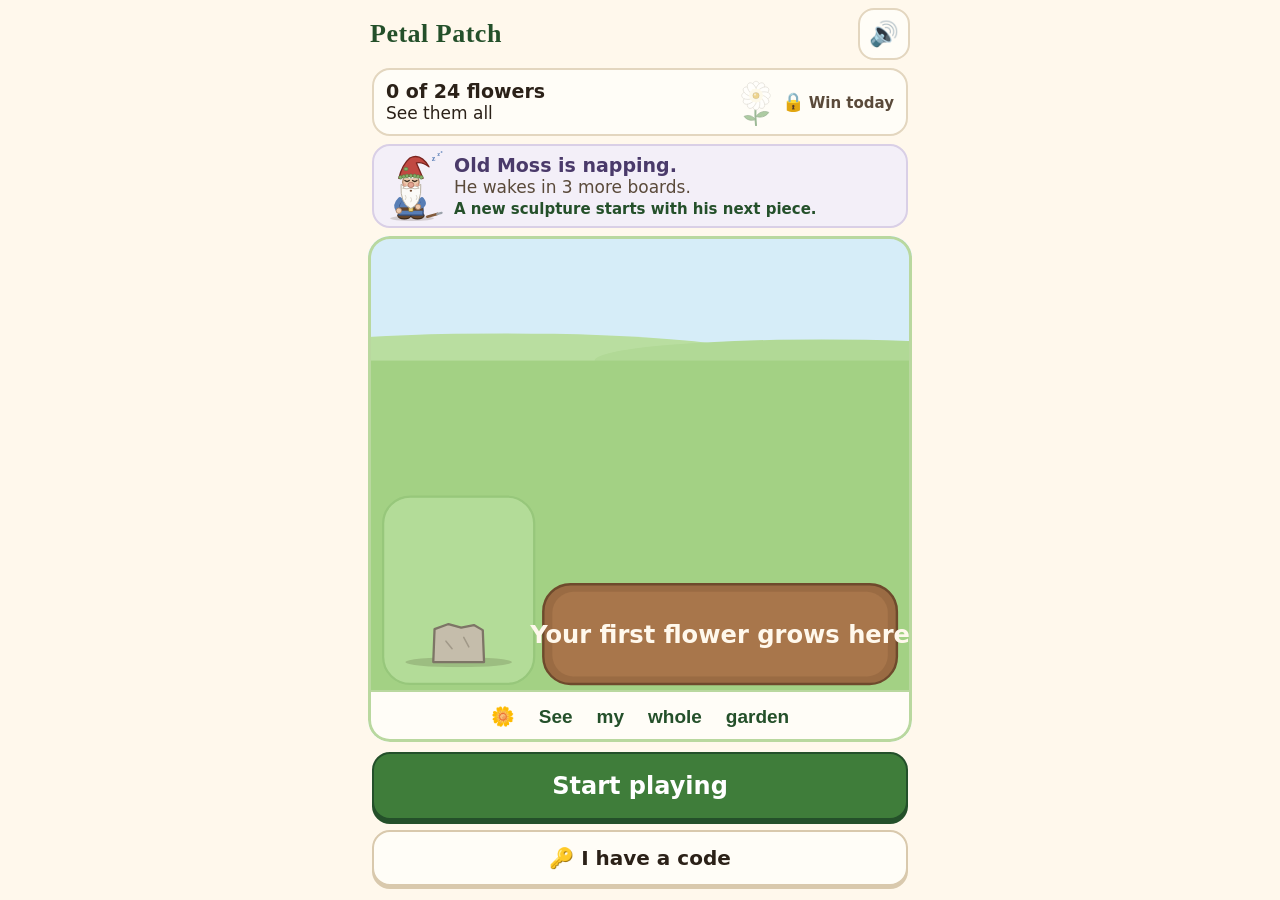
<file: index.html>
<!doctype html>
<html lang="en">
<head>
  <meta charset="utf-8">
  <meta name="viewport" content="width=device-width, initial-scale=1, viewport-fit=cover">
  <meta name="theme-color" content="#8cc56b">
  <meta name="robots" content="noindex">
  <title>Petal Patch</title>
  <link rel="icon" href="data:image/svg+xml,<svg xmlns='http://www.w3.org/2000/svg' viewBox='0 0 100 100'><text y='.9em' font-size='90'>🌷</text></svg>">
  <link rel="stylesheet" href="v2b7d2ba/css/style.css">
</head>
<body>
  <div id="test-banner" class="test-banner hidden" role="status">
    <span><b>Test mode</b> <span id="test-day"></span></span>
    <button id="test-tools" class="test-btn">Tools</button>
    <button id="test-exit" class="test-btn">Exit</button>
  </div>
  <div id="app">
    <section id="screen-garden" class="screen" aria-label="Your garden">
      <header class="topbar">
        <h1 id="brand" class="brand">Petal Patch</h1>
        <div id="streak" class="streak" aria-live="polite"></div>
        <button id="mute-btn" class="icon-btn" aria-label="Sound is on. Tap to turn it off.">🔊</button>
      </header>
      <button id="collection-strip" class="collection-strip" aria-label="Your flower collection"></button>
      <button id="sphinx-btn" class="sphinx-strip" aria-label="Old Moss the garden gnome"></button>
      <div id="garden-scroll" class="garden-scroll">
        <div id="garden-scene"></div>
        <button id="whole-btn" class="whole-btn">🌼 See my whole garden</button>
      </div>
      <div class="actions">
        <button id="play-btn" class="btn primary big">Start playing</button>
        <div class="row">
          <button id="chest-btn" class="btn chest-btn hidden">🎁 Today's chest</button>
          <button id="code-btn" class="btn">🔑 I have a code</button>
        </div>
      </div>
    </section>

    <section id="screen-play" class="screen hidden" aria-label="Puzzle">
      <header class="topbar">
        <button id="back-btn" class="icon-btn wide" aria-label="Back to the garden">‹ Garden</button>
        <div id="board-title" class="board-title"></div>
        <button id="mute-btn-2" class="icon-btn" aria-label="Sound">🔊</button>
      </header>
      <div class="progress" aria-hidden="true"><div id="progress-fill" class="progress-fill"></div></div>
      <div id="tip" class="tip hidden"></div>
      <div id="board-wrap" class="board-wrap">
        <div id="board" class="board"></div>
      </div>
      <div class="tray-wrap">
        <div id="tray" class="tray" aria-label="Tray"></div>
      </div>
      <div class="play-actions">
        <div id="tiles-left" class="tiles-left"></div>
        <button id="undo-btn" class="btn undo-btn">↶ Undo</button>
      </div>
    </section>

    <section id="screen-whole" class="screen whole hidden" aria-label="Your whole garden">
      <header class="topbar">
        <div class="whole-title"><b>My whole garden</b></div>
        <button id="whole-close" class="icon-btn wide" aria-label="Close the whole garden">✕ Close</button>
      </header>
      <p class="whole-hint">Tap anything to see its name.</p>
      <div id="whole-scroll" class="whole-scroll">
        <div id="whole-scene"></div>
        <div id="whole-name" class="whole-name hidden" aria-live="polite"></div>
        <button id="whole-close-2" class="btn primary big whole-close-2">Back to my garden</button>
      </div>
    </section>

    <div id="overlay" class="overlay hidden" role="dialog" aria-modal="true">
      <div id="sheet" class="sheet"></div>
    </div>
    <div id="fx" class="fx" aria-hidden="true"></div>
  </div>
  <script type="module" src="v2b7d2ba/js/app.js"></script>
</body>
</html>
</file>
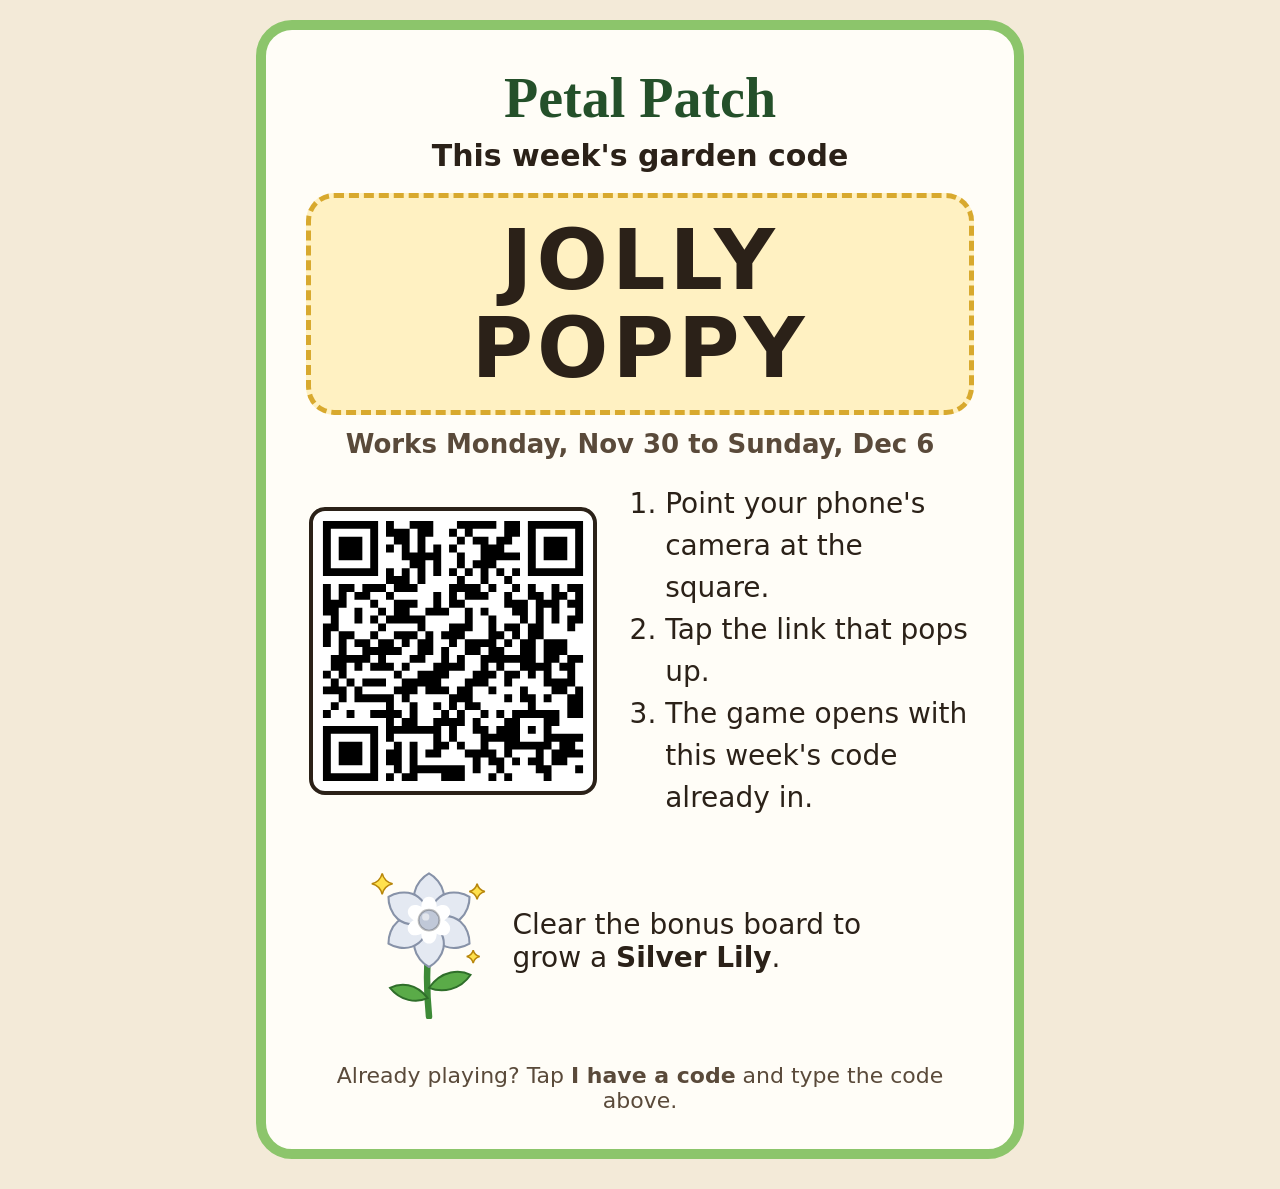
<file: sign.html>
<!doctype html>
<html lang="en">
<head>
  <meta charset="utf-8">
  <meta name="viewport" content="width=device-width, initial-scale=1">
  <meta name="robots" content="noindex">
  <link rel="icon" href="data:,">
  <title>Petal Patch: this week's code</title>
  <style>
    @page { size: letter portrait; margin: 0.5in; }
    * { box-sizing: border-box; }
    body { margin: 0; font-family: system-ui, -apple-system, "Segoe UI", Roboto, Arial, sans-serif; color: #2b2118; background: #f3ead8; }
    .sign {
      max-width: 8in; margin: 20px auto; background: #fffdf7; border: 10px solid #8cc56b; border-radius: 36px;
      padding: 36px 40px; text-align: center;
    }
    h1 { font-family: Georgia, "Times New Roman", serif; color: #24502a; font-size: 56px; margin: 0; }
    .lead { font-size: 30px; margin: 8px 0 20px; font-weight: 600; }
    .code {
      font-size: clamp(40px, 13vw, 84px); font-weight: 900; letter-spacing: 4px; color: #2b2118;
      background: #fff1c2; border: 5px dashed #d8a92e; border-radius: 28px; padding: 18px 10px; margin: 0 0 14px;
      line-height: 1.05;
    }
    .dates { font-size: 26px; font-weight: 700; color: #5a4a3a; }
    .flower { display: flex; align-items: center; justify-content: center; gap: 18px; margin: 22px 0; }
    .flower svg { width: 130px; height: 156px; }
    .flower p { font-size: 28px; text-align: left; margin: 0; max-width: 4.2in; }
    ol { text-align: left; font-size: 28px; line-height: 1.5; margin: 10px auto; max-width: 5.6in; }
    .scan { display: flex; align-items: center; justify-content: center; gap: 28px; margin: 24px 0 6px; flex-wrap: wrap; }
    .qr { width: 3in; max-width: 78vw; background: #fff; border: 4px solid #2b2118; border-radius: 16px; padding: 6px; line-height: 0; }
    .qr svg { width: 100%; height: auto; display: block; }
    .scan ol { max-width: 3.6in; margin: 0; }
    .already { font-size: 22px; margin-top: 10px; color: #5a4a3a; }
    .controls { max-width: 8in; margin: 0 auto 30px; padding: 0 10px; font-size: 18px; }
    .controls button, .controls a { font: inherit; display: inline-block; margin: 4px 8px 4px 0; padding: 10px 16px; border-radius: 12px; border: 2px solid #b9a98a; background: #fff; color: #2b2118; text-decoration: none; cursor: pointer; }
    .controls .email { margin-top: 10px; word-break: break-all; }
    .controls code { background: #fff; padding: 4px 8px; border-radius: 8px; }
    @media print {
      body { background: #fff; }
      .controls { display: none; }
      .sign { margin: 0 auto; border-width: 8px; page-break-after: always; }
    }
  </style>
</head>
<body>
  <main id="sign"></main>
  <div class="controls" id="controls"></div>
  <script src="v2b7d2ba/js/vendor/qrcode.js"></script>
  <script type="module">
    import { GAME_URL } from "./v2b7d2ba/js/config.js";
    import { weeklyCode } from "./v2b7d2ba/js/logic/weekly.js";
    import { dayKeyOf, dayNumber, weekNumber, weekStartDay, prettyDay } from "./v2b7d2ba/js/logic/dates.js";
    import { specialForWeek } from "./v2b7d2ba/js/logic/garden.js";
    import { flowerSVG } from "./v2b7d2ba/js/art.js";

    const p = new URLSearchParams(location.search);
    const d = p.get("date") ? dayNumber(p.get("date")) : dayNumber(dayKeyOf(new Date()));
    const offset = p.get("week") === "next" ? 1 : 0;
    const week = weekNumber(d) + offset;
    const start = weekStartDay(week);
    const code = weeklyCode(week);
    const sp = specialForWeek(week);
    const game = GAME_URL ? new URL(GAME_URL) : new URL("./", location.href);
    game.search = "";
    game.hash = "";
    const email = `${game.href}?code=${code.replace(/\s+/g, "")}`;

    // QR for the code link, drawn here in the page (no outside service).
    const qr = qrcode(0, "M");
    qr.addData(email);
    qr.make();
    const qrSvg = qr.createSvgTag({ cellSize: 8, margin: 4, scalable: true });

    document.getElementById("sign").innerHTML = `
      <div class="sign">
        <h1>Petal Patch</h1>
        <div class="lead">This week's garden code</div>
        <div class="code">${code}</div>
        <div class="dates">Works ${prettyDay(start, { weekday: true })} to ${prettyDay(start + 6, { weekday: true })}</div>
        <div class="scan">
          <div class="qr" role="img" aria-label="QR code that opens the game with this week's code">${qrSvg}</div>
          <ol>
            <li>Point your phone's camera at the square.</li>
            <li>Tap the link that pops up.</li>
            <li>The game opens with this week's code already in.</li>
          </ol>
        </div>
        <div class="flower">${flowerSVG(sp)}<p>Clear the bonus board to grow a <b>${sp.name}</b>.</p></div>
        <div class="already">Already playing? Tap <b>I have a code</b> and type the code above.</div>
      </div>`;

    // Staff tools (print button, email link) show only with ?staff=1, so a lobby screen shows the sign alone.
    if (p.get("staff") === "1") document.getElementById("controls").innerHTML = `
      <button onclick="print()">Print this sign</button>
      ${offset ? `<a href="sign.html">This week's sign</a>` : `<a href="sign.html?week=next">Next week's sign</a>`}
      <div class="email">Email link for this week (opens the game with the code already filled in):<br><code>${email}</code></div>
      <p>Left open on a lobby screen, this page changes to the new code by itself every Monday.</p>`;

    // On a lobby screen: reload a minute after midnight so Monday's code appears without anyone touching it.
    const now = new Date();
    const next = new Date(now.getFullYear(), now.getMonth(), now.getDate() + 1, 0, 1, 0);
    setTimeout(() => location.reload(), next - now);
  </script>
</body>
</html>
</file>
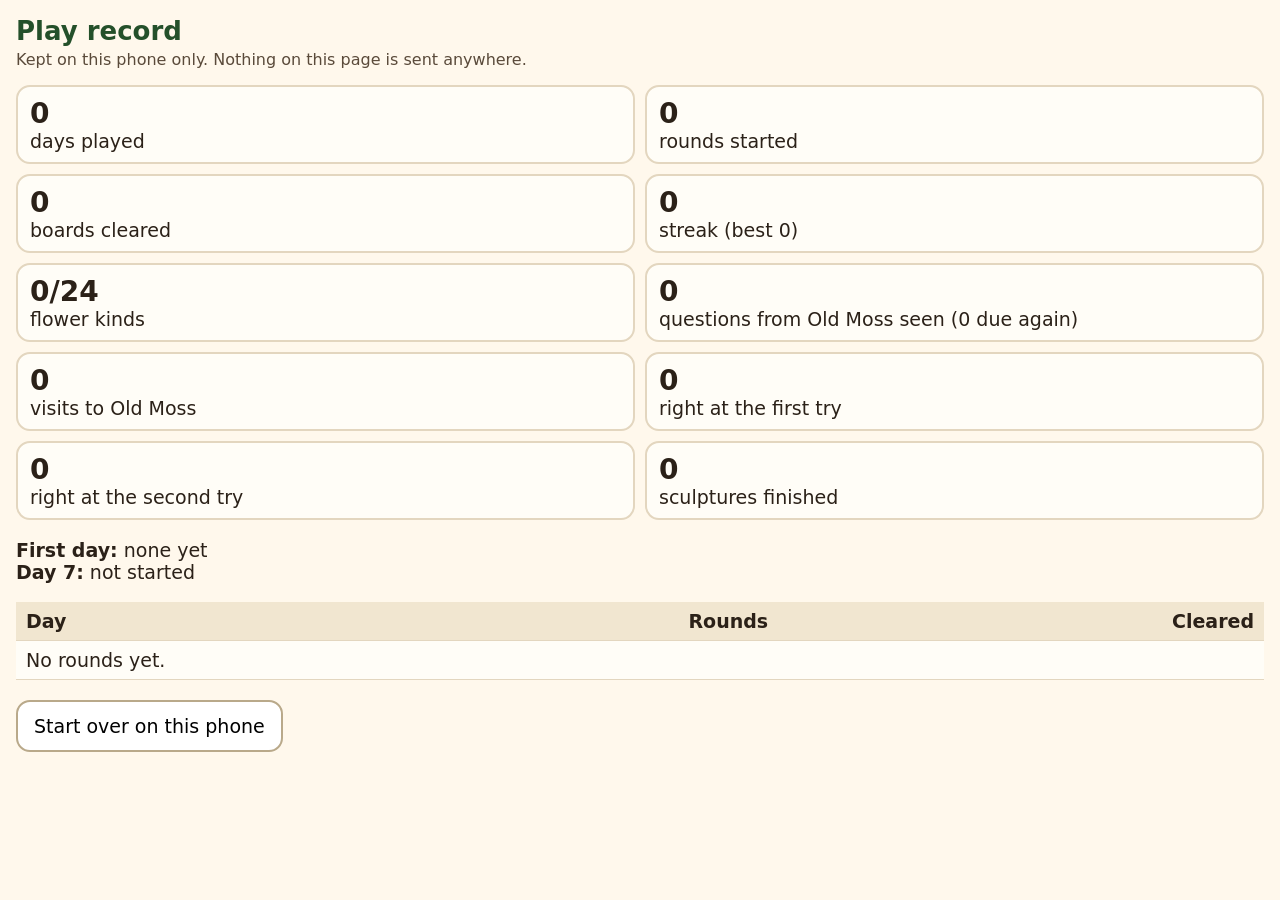
<file: stats.html>
<!doctype html>
<html lang="en">
<head>
  <meta charset="utf-8">
  <meta name="viewport" content="width=device-width, initial-scale=1">
  <meta name="robots" content="noindex">
  <link rel="icon" href="data:,">
  <title>Petal Patch: play record on this phone</title>
  <style>
    body { margin: 0; padding: 16px; font-family: system-ui, -apple-system, "Segoe UI", Roboto, Arial, sans-serif; font-size: 19px; color: #2b2118; background: #fff8ec; }
    h1 { font-size: 26px; margin: 0 0 4px; color: #24502a; }
    .note { color: #5a4a3a; font-size: 16px; margin: 0 0 16px; }
    .cards { display: grid; grid-template-columns: repeat(2, 1fr); gap: 10px; margin-bottom: 16px; }
    .card { background: #fffdf7; border: 2px solid #e3d6bf; border-radius: 14px; padding: 10px 12px; }
    .card b { display: block; font-size: 28px; }
    table { width: 100%; border-collapse: collapse; background: #fffdf7; }
    th, td { padding: 8px 10px; border-bottom: 1px solid #e3d6bf; text-align: left; }
    th { background: #f1e6d0; }
    td.n, th.n { text-align: right; }
    button { font: inherit; min-height: 52px; padding: 8px 16px; border-radius: 14px; border: 2px solid #b9a98a; background: #fff; margin-top: 20px; }
  </style>
</head>
<body>
  <h1>Play record</h1>
  <p class="note">Kept on this phone only. Nothing on this page is sent anywhere.</p>
  <div id="out"></div>
  <button id="reset">Start over on this phone</button>
  <script type="module">
    import { loadReal, KEY } from "./v2b7d2ba/js/store.js";
    import { summary } from "./v2b7d2ba/js/logic/stats.js";
    import { FLOWERS } from "./v2b7d2ba/js/logic/garden.js";
    import { SKIN } from "./v2b7d2ba/js/skin.js";

    const st = loadReal(); // never the owner's test-mode copy
    const s = summary(st.stats);
    const missed = Object.values(st.sphinx.recs || {}).filter((r) => r.missed).length;
    const asked = Object.keys(st.sphinx.recs || {}).length;
    const day7 = s.day7 ? `${s.day7.day}: ${s.day7.cleared ? "cleared a board" : s.day7.played ? "played, no board cleared" : "not played (yet)"}` : "not started";
    const rows = s.rows.slice().reverse().map((r) => `<tr><td>${r.day}</td><td class="n">${r.rounds}</td><td class="n">${r.wins}</td></tr>`).join("");
    document.getElementById("out").innerHTML = `
      <div class="cards">
        <div class="card"><b>${s.daysPlayed}</b>days played</div>
        <div class="card"><b>${s.totals.rounds}</b>rounds started</div>
        <div class="card"><b>${s.totals.wins}</b>boards cleared</div>
        <div class="card"><b>${st.streak.count}</b>streak (best ${st.streak.best})</div>
        <div class="card"><b>${st.garden.unlocked.length}/${FLOWERS.length}</b>flower kinds</div>
        <div class="card"><b>${asked}</b>${SKIN.asker.statsSeen(missed)}</div>
        <div class="card"><b>${s.sphinx.visits}</b>${SKIN.asker.statsVisits}</div>
        <div class="card"><b>${s.sphinx.firstTry}</b>right at the first try</div>
        <div class="card"><b>${s.sphinx.secondTry}</b>right at the second try</div>
        <div class="card"><b>${s.sphinx.sculptures}</b>sculptures finished</div>
      </div>
      <p><b>First day:</b> ${s.firstDay || "none yet"}<br><b>Day 7:</b> ${day7}</p>
      <table><thead><tr><th>Day</th><th class="n">Rounds</th><th class="n">Cleared</th></tr></thead><tbody>${rows || `<tr><td colspan="3">No rounds yet.</td></tr>`}</tbody></table>`;

    document.getElementById("reset").addEventListener("click", () => {
      if (!confirm("Start the game over on this phone? A backup of the old garden is kept in this browser.")) return;
      const raw = localStorage.getItem(KEY);
      if (raw) localStorage.setItem(`${KEY}.backup-${Date.now()}`, raw);
      localStorage.removeItem(KEY);
      location.reload();
    });
  </script>
</body>
</html>
</file>
<file: v2b7d2ba/css/style.css>
/* Petal Patch: warm garden palette, large type, big targets (48px+). */

:root {
  --cream: #fff8ec;
  --paper: #fffdf7;
  --ink: #2b2118;
  --ink-soft: #5a4a3a;
  --leaf: #3f7d3a;
  --leaf-dark: #24502a;
  --grass: #8cc56b;
  --petal: #d9467a;
  --sun: #f5b82e;
  --soil: #7a5230;
  --sky: #cfe9f7;
  --shadow: 0 6px 18px rgba(60, 40, 20, 0.18);
  --emoji: "Apple Color Emoji", "Segoe UI Emoji", "Noto Color Emoji", "Segoe UI Symbol", sans-serif;
  --tile: 60px;
}

* { box-sizing: border-box; }

html, body {
  margin: 0;
  height: 100%;
  background: var(--cream);
  color: var(--ink);
  font-family: system-ui, -apple-system, "Segoe UI", Roboto, Arial, sans-serif;
  font-size: 20px;
  line-height: 1.35;
  -webkit-text-size-adjust: 100%;
  -webkit-tap-highlight-color: transparent;
  overscroll-behavior: none;
}

button {
  font: inherit;
  color: inherit;
  touch-action: manipulation;
  -webkit-user-select: none;
  user-select: none;
  cursor: pointer;
}

.hidden { display: none !important; }

#app {
  height: 100vh;
  height: 100dvh;
  max-width: 560px;
  margin: 0 auto;
  position: relative;
  overflow: hidden;
}

.screen {
  height: 100%;
  display: flex;
  flex-direction: column;
  padding: env(safe-area-inset-top) 0 env(safe-area-inset-bottom);
}

/* ---- top bar ---- */
.topbar {
  display: flex;
  align-items: center;
  gap: 8px;
  padding: 8px 10px;
  min-height: 64px;
}
.brand {
  -webkit-user-select: none;
  user-select: none;
  font-size: 26px;
  margin: 0;
  color: var(--leaf-dark);
  letter-spacing: 0.5px;
  flex: 1;
  font-family: Georgia, "Times New Roman", serif;
}
.streak {
  font-size: 18px;
  font-weight: 700;
  color: var(--ink-soft);
  text-align: right;
  line-height: 1.15;
}
.streak b { color: #c0661a; font-size: 22px; }
.icon-btn {
  min-width: 52px;
  min-height: 52px;
  border-radius: 16px;
  border: 2px solid #e3d6bf;
  background: var(--paper);
  font-size: 24px;
  font-family: var(--emoji), system-ui;
}
.icon-btn.wide { font-family: inherit; font-size: 20px; font-weight: 700; padding: 0 14px; color: var(--leaf-dark); }
.board-title { flex: 1; text-align: center; font-weight: 800; font-size: 20px; color: var(--leaf-dark); }

/* ---- buttons ---- */
.btn {
  min-height: 56px;
  padding: 10px 18px;
  border-radius: 18px;
  border: 2px solid #d9c9ad;
  background: var(--paper);
  font-weight: 700;
  font-size: 20px;
  box-shadow: 0 3px 0 #d9c9ad;
  transition: transform 80ms ease;
}
.btn:active { transform: translateY(2px); box-shadow: 0 1px 0 #d9c9ad; }
.btn:disabled { opacity: 0.45; }
.btn.primary {
  background: var(--leaf);
  border-color: var(--leaf-dark);
  color: #fff;
  box-shadow: 0 4px 0 var(--leaf-dark);
}
.btn.primary:active { box-shadow: 0 1px 0 var(--leaf-dark); }
.btn.big { min-height: 68px; font-size: 24px; width: 100%; }
.btn.gold { background: #ffd65a; border-color: #b8860b; box-shadow: 0 4px 0 #b8860b; color: #3a2a00; }
.btn.link { background: none; border: none; box-shadow: none; color: var(--ink-soft); text-decoration: underline; font-weight: 600; }

.actions {
  padding: 10px 12px 14px;
  display: flex;
  flex-direction: column;
  gap: 10px;
  background: linear-gradient(to bottom, rgba(255, 248, 236, 0), var(--cream) 18%);
}
.actions .row { display: flex; gap: 10px; }
.actions .row .btn { flex: 1; }
.chest-btn { background: #fff1c2; border-color: #d8a92e; box-shadow: 0 3px 0 #d8a92e; animation: nudge 2.4s ease-in-out infinite; }
#play-btn { animation: breathe 2.8s ease-in-out infinite; }

@keyframes breathe { 0%, 100% { transform: scale(1); } 50% { transform: scale(1.025); } }
@keyframes nudge { 0%, 88%, 100% { transform: rotate(0); } 92% { transform: rotate(-3deg); } 96% { transform: rotate(3deg); } }

/* ---- collection strip ---- */
.collection-strip {
  margin: 0 12px 8px;
  padding: 8px 12px;
  min-height: 64px;
  display: flex;
  align-items: center;
  gap: 10px;
  border-radius: 18px;
  border: 2px solid #e3d6bf;
  background: var(--paper);
  text-align: left;
}
.collection-strip .label { flex: 1; font-size: 17px; line-height: 1.2; }
.collection-strip .label b { font-size: 19px; display: block; }
.collection-strip .next { display: flex; align-items: center; gap: 6px; font-size: 15px; font-weight: 700; color: var(--ink-soft); }
.collection-strip svg { width: 40px; height: 48px; }
.locked-flower { opacity: 0.55; filter: saturate(0.7); }
.lock { font-family: var(--emoji); font-size: 18px; }

/* ---- the question-asker's corner (Old Moss in the garden skin) ---- */
.sphinx-strip {
  margin: 0 12px 8px;
  padding: 4px 12px 4px 4px;
  min-height: 76px;
  display: flex;
  align-items: center;
  gap: 8px;
  border-radius: 18px;
  border: 2px solid #d9cfe6;
  background: #f3eff8;
  text-align: left;
}
.sphinx-strip .gnome { width: 68px; height: 72px; flex: none; }
.sphinx-strip .sx-text { flex: 1; display: flex; flex-direction: column; line-height: 1.2; font-size: 17px; color: var(--ink-soft); }
.sphinx-strip .sx-text b { font-size: 19px; color: #4a3a6a; }
.sphinx-strip .sx-text small { font-size: 15px; font-weight: 700; color: var(--leaf-dark); margin-top: 2px; }
.sphinx-strip.awake {
  background: #fff1c2;
  border-color: #d8a92e;
  box-shadow: 0 3px 0 #d8a92e;
  animation: awakeglow 2.2s ease-in-out infinite;
}
.sphinx-strip.awake .sx-text b { color: #8a4a00; font-size: 21px; }
.sphinx-strip.awake .gnome { animation: bob 1.8s ease-in-out infinite; }
.sphinx-strip:active { transform: translateY(2px); }
@keyframes awakeglow { 0%, 100% { box-shadow: 0 3px 0 #d8a92e, 0 0 0 0 rgba(245, 184, 46, 0); } 50% { box-shadow: 0 3px 0 #d8a92e, 0 0 0 6px rgba(245, 184, 46, 0.45); } }
@keyframes bob { 0%, 100% { transform: translateY(0); } 50% { transform: translateY(-4px); } }
.gnome.asleep { filter: saturate(0.8); }
.zzz text { animation: zfloat 3s ease-in-out infinite; }
.zzz text:nth-child(2) { animation-delay: 0.5s; }
.zzz text:nth-child(3) { animation-delay: 1s; }
@keyframes zfloat { 0%, 100% { opacity: 0.25; } 50% { opacity: 1; } }

/* ---- sculptures ---- */
.sc-new { transform-box: fill-box; transform-origin: 50% 100%; animation: drop 0.9s cubic-bezier(0.2, 1.4, 0.4, 1) 0.35s both; }
@keyframes drop { 0% { transform: translateY(-40px); opacity: 0; } 60% { opacity: 1; } 100% { transform: none; opacity: 1; } }
.sc-grow { transform-box: fill-box; transform-origin: 50% 100%; animation: grow 1.2s ease-out 0.35s both; }
.sheet .sx-pair { display: flex; justify-content: center; align-items: flex-end; gap: 4px; }
.sheet .sx-pair .gnome { width: 124px; height: 130px; }
.sheet > .gnome { width: 110px; height: 115px; }
.sheet .sx-art .covered.shiver { animation: shiver 0.5s ease-in-out 0.3s 2; transform-origin: 50% 100%; }
@keyframes shiver { 0%, 100% { transform: rotate(0); } 25% { transform: rotate(-3deg); } 75% { transform: rotate(3deg); } }
.sheet .sx-art .unveil { animation: unveil 0.8s cubic-bezier(0.2, 1.4, 0.4, 1) both; }
@keyframes unveil { 0% { transform: scale(0.6); opacity: 0; } 100% { transform: none; opacity: 1; } }
.sheet .reveal-name { font-size: 34px; margin: 6px 0 4px; }
.sheet .sx-goal { width: 90px; height: 108px; }
.sheet .sx-art .sculpture { width: 150px; height: 180px; }
.sheet .sx-visit { animation: nudge 2.4s ease-in-out infinite; }
.sheet .news.sphinx-news { background: #fff1c2; border-color: #d8a92e; }
.sculpture-grid { display: grid; grid-template-columns: repeat(3, 1fr); gap: 8px; }
.sculpture-grid figure { margin: 0; text-align: center; font-size: 16px; line-height: 1.25; font-weight: 600; color: var(--ink-soft); }
.sculpture-grid figure b { color: var(--ink); font-size: 17px; }
.sculpture-grid svg { width: 100%; height: auto; max-height: 120px; }
.sculpture-grid .covered.unknown { opacity: 0.35; }

/* ---- garden ---- */
.garden-scroll {
  flex: 1;
  min-height: 120px;
  position: relative;
  overflow: hidden;
  margin: 0 8px;
  border-radius: 22px;
  background: #d6edf8;
  cursor: pointer;
}
.garden-scroll::after { content: ""; position: absolute; inset: 0; border-radius: 22px; box-shadow: inset 0 0 0 3px #b9d89f; pointer-events: none; }
#garden-scene { position: absolute; inset: 0 0 52px 0; }
#garden-scene .garden-svg { width: 100%; height: 100%; }
.garden-svg { display: block; }
.whole-btn {
  position: absolute;
  left: 0;
  right: 0;
  bottom: 0;
  height: 52px;
  border: none;
  border-top: 2px solid #b9d89f;
  background: var(--paper);
  color: var(--leaf-dark);
  font-size: 19px;
  font-weight: 800;
  font-family: var(--emoji), system-ui;
}
.whole-btn:active { background: #f1f8e9; }
.whole-btn.news { animation: nudge 2.4s ease-in-out infinite; background: #fff1c2; border-color: #d8a92e; }

/* ---- the whole garden ---- */
.screen.whole { position: absolute; inset: 0; z-index: 40; background: var(--cream); }
.whole-title { flex: 1; display: flex; flex-direction: column; line-height: 1.2; }
.whole-title b { font-size: 24px; color: var(--leaf-dark); font-family: Georgia, "Times New Roman", serif; }
.whole-title span { font-size: 16px; color: var(--ink-soft); font-weight: 600; }
.whole-hint { margin: 0 14px 6px; font-size: 16px; color: var(--ink-soft); }
.whole-scroll { flex: 1; overflow-y: auto; -webkit-overflow-scrolling: touch; position: relative; padding: 0 8px 16px; }
#whole-scene { border-radius: 22px; overflow: hidden; box-shadow: inset 0 0 0 3px #b9d89f; background: #d6edf8; }
#whole-scene .item { cursor: pointer; }
.whole-name {
  position: absolute;
  transform: translate(-50%, -100%);
  background: var(--ink);
  color: #fff;
  font-weight: 800;
  font-size: 19px;
  padding: 6px 14px;
  border-radius: 14px;
  white-space: nowrap;
  pointer-events: none;
  z-index: 2;
}
.whole-close-2 { margin-top: 12px; }
.bloom { transform-box: fill-box; transform-origin: 50% 100%; animation: bloom 1s cubic-bezier(0.2, 1.5, 0.4, 1) both; }
@keyframes bloom { 0% { transform: scale(0) rotate(-20deg); opacity: 0; } 60% { opacity: 1; } 100% { transform: scale(1) rotate(0); opacity: 1; } }
/* A new flower: a little sprout comes up, then the flower grows into place. */
.grow { transform-box: fill-box; transform-origin: 50% 100%; animation: grow 1.4s ease-out both; }
@keyframes grow { 0%, 22% { transform: scale(0.2, 0); opacity: 0; } 45% { transform: scale(0.35, 0.4); opacity: 1; } 100% { transform: none; opacity: 1; } }
.sprout-tip { transform-box: fill-box; transform-origin: 50% 100%; animation: sprouttip 1.4s ease-out both; }
@keyframes sprouttip { 0% { transform: scale(0); opacity: 0; } 18% { transform: scale(1); opacity: 1; } 40% { opacity: 1; } 55%, 100% { transform: scale(1); opacity: 0; } }
.visitor.arrive { transform-box: fill-box; transform-origin: 50% 100%; animation: hop 1.2s ease-out 0.4s both; }
@keyframes hop { 0% { transform: translateY(-80px) scale(0.4); opacity: 0; } 50% { transform: translateY(6px) scale(1.1); opacity: 1; } 70% { transform: translateY(-10px); } 100% { transform: none; } }
.firefly { animation: twinkle 3s ease-in-out infinite; }
@keyframes twinkle { 0%, 100% { opacity: 0.2; } 50% { opacity: 1; } }

/* ---- play screen ---- */
.progress { height: 12px; margin: 0 14px; background: #eadfca; border-radius: 6px; overflow: hidden; }
.progress-fill { height: 100%; width: 0; background: linear-gradient(90deg, #7cc35a, #3f7d3a); border-radius: 6px; transition: width 300ms ease; }
.tip {
  margin: 8px 14px 0;
  padding: 10px 14px;
  background: #fff1c2;
  border: 2px solid #e8c45a;
  border-radius: 16px;
  font-size: 19px;
  font-weight: 600;
  text-align: center;
}
.board-wrap { flex: 1; position: relative; display: flex; align-items: center; justify-content: center; padding: 8px; min-height: 0; }
.board { position: relative; isolation: isolate; } /* tiles stack among themselves, never above a sheet */

.tile {
  position: absolute;
  width: var(--tile);
  height: var(--tile);
  padding: 0;
  border-radius: 22%;
  border: 2px solid rgba(70, 45, 20, 0.35);
  background: var(--bg, #fff);
  box-shadow: 0 5px 0 rgba(110, 74, 40, 0.55), 0 7px 10px rgba(60, 40, 20, 0.25);
  display: flex;
  align-items: center;
  justify-content: center;
  transition: filter 220ms ease, transform 160ms ease, opacity 160ms ease;
}
.tile .face, .slot-tile .face {
  font-family: var(--emoji);
  font-size: calc(var(--tile) * 0.62);
  line-height: 1;
  pointer-events: none;
}
.tile.covered { filter: brightness(0.66) saturate(0.5); }
.tile.exposed:active { transform: scale(0.94); }
.tile.gone { opacity: 0; pointer-events: none; transform: scale(0.6); }
.tile.reveal { animation: reveal 380ms ease-out; }
@keyframes reveal { 0% { filter: brightness(0.66) saturate(0.5); transform: scale(0.96); } 60% { transform: scale(1.06); } 100% { filter: none; transform: none; } }
.tile.shake { animation: shake 300ms ease; }
@keyframes shake { 0%, 100% { transform: translateX(0); } 25% { transform: translateX(-4px); } 75% { transform: translateX(4px); } }
.board.teach .tile.exposed { animation: glow 1.6s ease-in-out infinite; }
@keyframes glow { 0%, 100% { box-shadow: 0 5px 0 rgba(110, 74, 40, 0.55), 0 0 0 0 rgba(245, 184, 46, 0); } 50% { box-shadow: 0 5px 0 rgba(110, 74, 40, 0.55), 0 0 0 6px rgba(245, 184, 46, 0.7); } }

.tray-wrap { padding: 6px 10px 4px; }
.tray {
  --slot: 46px;
  display: grid;
  grid-template-columns: repeat(7, var(--slot));
  justify-content: center;
  gap: 5px;
  padding: 8px;
  border-radius: 20px;
  background: #b98a5a;
  box-shadow: inset 0 4px 0 rgba(0, 0, 0, 0.18), 0 2px 0 #8a6238;
  border: 2px solid #8a6238;
}
.tray.danger { background: #c9705a; border-color: #9a4030; }
.tray.shake { animation: shake 400ms ease; }
.slot {
  width: var(--slot);
  height: var(--slot);
  border-radius: 14px;
  background: rgba(70, 40, 15, 0.28);
  position: relative;
}
.slot-tile {
  --tile: var(--slot);
  position: absolute;
  inset: 0;
  border-radius: 14px;
  background: var(--bg, #fff);
  border: 2px solid rgba(70, 45, 20, 0.35);
  display: flex;
  align-items: center;
  justify-content: center;
}
.slot-tile .face { font-size: calc(var(--slot) * 0.66); }
.slot-tile.pop { animation: pop 340ms ease-in forwards; z-index: 3; }
@keyframes pop { 0% { transform: scale(1); } 40% { transform: scale(1.3); filter: brightness(1.25); } 100% { transform: scale(0); opacity: 0; } }

.play-actions { display: flex; align-items: center; gap: 10px; padding: 8px 12px 12px; }
.tiles-left { flex: 1; font-size: 18px; color: var(--ink-soft); font-weight: 600; }
.undo-btn { min-width: 150px; }

/* ---- overlay sheets ---- */
.overlay {
  position: absolute;
  inset: 0;
  background: rgba(43, 33, 24, 0.45);
  display: flex;
  align-items: flex-end;
  justify-content: center;
  z-index: 50;
  animation: fade 200ms ease;
}
@keyframes fade { from { opacity: 0; } to { opacity: 1; } }
.sheet {
  width: 100%;
  max-height: 92%;
  overflow-y: auto;
  background: var(--paper);
  border-radius: 28px 28px 0 0;
  padding: 22px 20px calc(20px + env(safe-area-inset-bottom));
  box-shadow: var(--shadow);
  text-align: center;
  animation: rise 320ms cubic-bezier(0.2, 1.2, 0.4, 1);
}
@keyframes rise { from { transform: translateY(40%); } to { transform: none; } }
.sheet h2 { font-size: 30px; margin: 4px 0 10px; color: var(--leaf-dark); font-family: Georgia, "Times New Roman", serif; }
.sheet p { margin: 8px 0; font-size: 20px; }
.sheet .big-flower { width: 140px; height: 168px; }
.sheet .stack { display: flex; flex-direction: column; gap: 10px; margin-top: 16px; }
.sheet .row2 { display: flex; gap: 10px; }
.sheet .row2 .btn { flex: 1; }
.sheet .note { font-size: 17px; color: var(--ink-soft); }
.sheet .news { background: #f1f8e9; border: 2px solid #b9d89f; border-radius: 16px; padding: 10px 12px; margin: 10px 0; font-weight: 600; }
.sheet .news.gold { background: #fff6d0; border-color: #e8c45a; }
.sheet .flower-row { display: flex; justify-content: center; gap: 6px; }
.sheet .flower-row svg { width: 110px; height: 132px; }

.gnome { width: 124px; height: 130px; }
.riddle {
  font-size: 24px;
  font-weight: 700;
  line-height: 1.3;
  background: #fff6e0;
  border: 2px dashed #d9b86a;
  border-radius: 18px;
  padding: 14px;
  margin: 10px 0;
}
.draft-tag {
  display: inline-block;
  font-size: 13px;
  font-weight: 800;
  letter-spacing: 1px;
  color: #fff;
  background: #c0392b;
  border-radius: 6px;
  padding: 2px 8px;
  margin-bottom: 6px;
}
.answer-row { display: flex; gap: 12px; }
.answer-row .btn { flex: 1; min-height: 72px; font-size: 26px; }
.verdict { font-size: 26px; font-weight: 800; margin: 6px 0; }
.verdict.good { color: var(--leaf); }
.verdict.soft { color: #b0562a; }
.chest { width: 150px; height: 125px; }
.chest.open .chest-glow { animation: glowpulse 1.2s ease-in-out infinite; transform-origin: 60px 46px; }
@keyframes glowpulse { 0%, 100% { opacity: 0.6; } 50% { opacity: 1; } }
.visitor-big { line-height: 0; animation: hop 1s ease-out both; }
.visitor-big .visitor-pic { width: 150px; height: 135px; }

.code-input {
  width: 100%;
  min-height: 64px;
  font-size: 28px;
  font-weight: 800;
  text-align: center;
  letter-spacing: 2px;
  text-transform: uppercase;
  border: 3px solid #d9c9ad;
  border-radius: 18px;
  padding: 8px;
  background: #fff;
  color: var(--ink);
}
.code-input:focus { outline: none; border-color: var(--leaf); }
.msg-bad { color: #a8321f; font-weight: 700; }

/* collection */
.set-block { text-align: left; margin: 14px 0; }
.set-block h3 { margin: 0 0 6px; font-size: 21px; }
.set-block h3 small { font-weight: 600; color: var(--ink-soft); font-size: 16px; }
.set-grid { display: grid; grid-template-columns: repeat(4, 1fr); gap: 6px; }
.set-grid figure { margin: 0; text-align: center; font-size: 14px; line-height: 1.15; font-weight: 600; }
.set-grid svg { width: 100%; height: auto; max-height: 90px; }
.set-grid .unknown { opacity: 0.3; filter: grayscale(1); }
.visitor-grid { display: grid; grid-template-columns: repeat(5, 1fr); gap: 6px; }
.visitor-grid figure { margin: 0; text-align: center; font-size: 13px; line-height: 1.15; font-weight: 600; }
.visitor-grid .visitor-pic { width: 100%; height: auto; max-height: 60px; }
/* Not found yet: a plain question mark, no outline that gives the animal away. */
.visitor-grid .visitor-unknown { display: flex; align-items: center; justify-content: center; aspect-ratio: 40 / 36; border-radius: 12px; background: #e9e1d2; color: #9a8c76; font: 800 26px Georgia, serif; }

/* effects */
.fx { position: absolute; inset: 0; pointer-events: none; z-index: 60; overflow: hidden; }
.spark { position: absolute; width: 14px; height: 14px; border-radius: 50% 0; }
.petal-fall { position: absolute; top: -30px; width: 18px; height: 12px; border-radius: 50% 50% 50% 0; animation: fall linear forwards; }
@keyframes fall { to { transform: translateY(110vh) rotate(720deg); } }
.cheer {
  position: absolute;
  font-size: 30px;
  font-weight: 900;
  color: #fff;
  -webkit-text-stroke: 1.5px #7a3a12;
  text-shadow: 0 3px 0 #7a3a12;
  animation: cheer 900ms ease-out forwards;
  white-space: nowrap;
  font-family: Georgia, "Times New Roman", serif;
}
@keyframes cheer { 0% { transform: translate(-50%, 10px) scale(0.6); opacity: 0; } 25% { transform: translate(-50%, -6px) scale(1.15); opacity: 1; } 100% { transform: translate(-50%, -46px) scale(1); opacity: 0; } }

@media (prefers-reduced-motion: reduce) {
  *, *::before, *::after { animation-duration: 1ms !important; animation-iteration-count: 1 !important; transition-duration: 1ms !important; }
}

@media (max-height: 700px) {
  .topbar { min-height: 56px; padding: 4px 10px; }
  .collection-strip { min-height: 56px; margin-bottom: 6px; }
  .sphinx-strip { min-height: 64px; margin-bottom: 6px; }
  .sphinx-strip .gnome { width: 56px; height: 60px; }
  .actions { padding: 8px 12px 10px; gap: 8px; }
  .btn.big { min-height: 60px; }
}

/* ---- the owner's test mode ---- */
.test-banner {
  position: fixed;
  top: 0;
  left: 0;
  right: 0;
  z-index: 90;
  height: 44px;
  display: flex;
  align-items: center;
  gap: 8px;
  padding: 0 8px 0 12px;
  background: #3a2a6e;
  color: #fff;
  font-size: 17px;
}
.test-banner > span { flex: 1; white-space: nowrap; overflow: hidden; text-overflow: ellipsis; }
.test-banner #test-day { font-size: 14px; opacity: 0.85; }
.test-btn { min-height: 36px; padding: 2px 14px; border-radius: 12px; border: 2px solid #fff; background: transparent; color: #fff; font-weight: 700; font-size: 17px; }
body.testing #app { height: calc(100vh - 44px); height: calc(100dvh - 44px); margin-top: 44px; }
.test-panel { text-align: left; display: flex; flex-direction: column; gap: 10px; margin-bottom: 14px; }
.test-panel h3 { margin: 12px 0 0; font-size: 19px; color: var(--leaf-dark); }
.test-grid { display: grid; grid-template-columns: repeat(6, 1fr); gap: 6px; }
.test-grid .btn { padding: 6px 0; min-height: 52px; }
.test-row { display: flex; gap: 8px; }
.test-row input { flex: 1; min-width: 0; min-height: 52px; font: inherit; font-size: 18px; padding: 6px 10px; border-radius: 14px; border: 2px solid #d9c9ad; background: #fff; }
.test-row .btn { flex: none; }
.test-row.test-col { flex-direction: column; }
</file>
